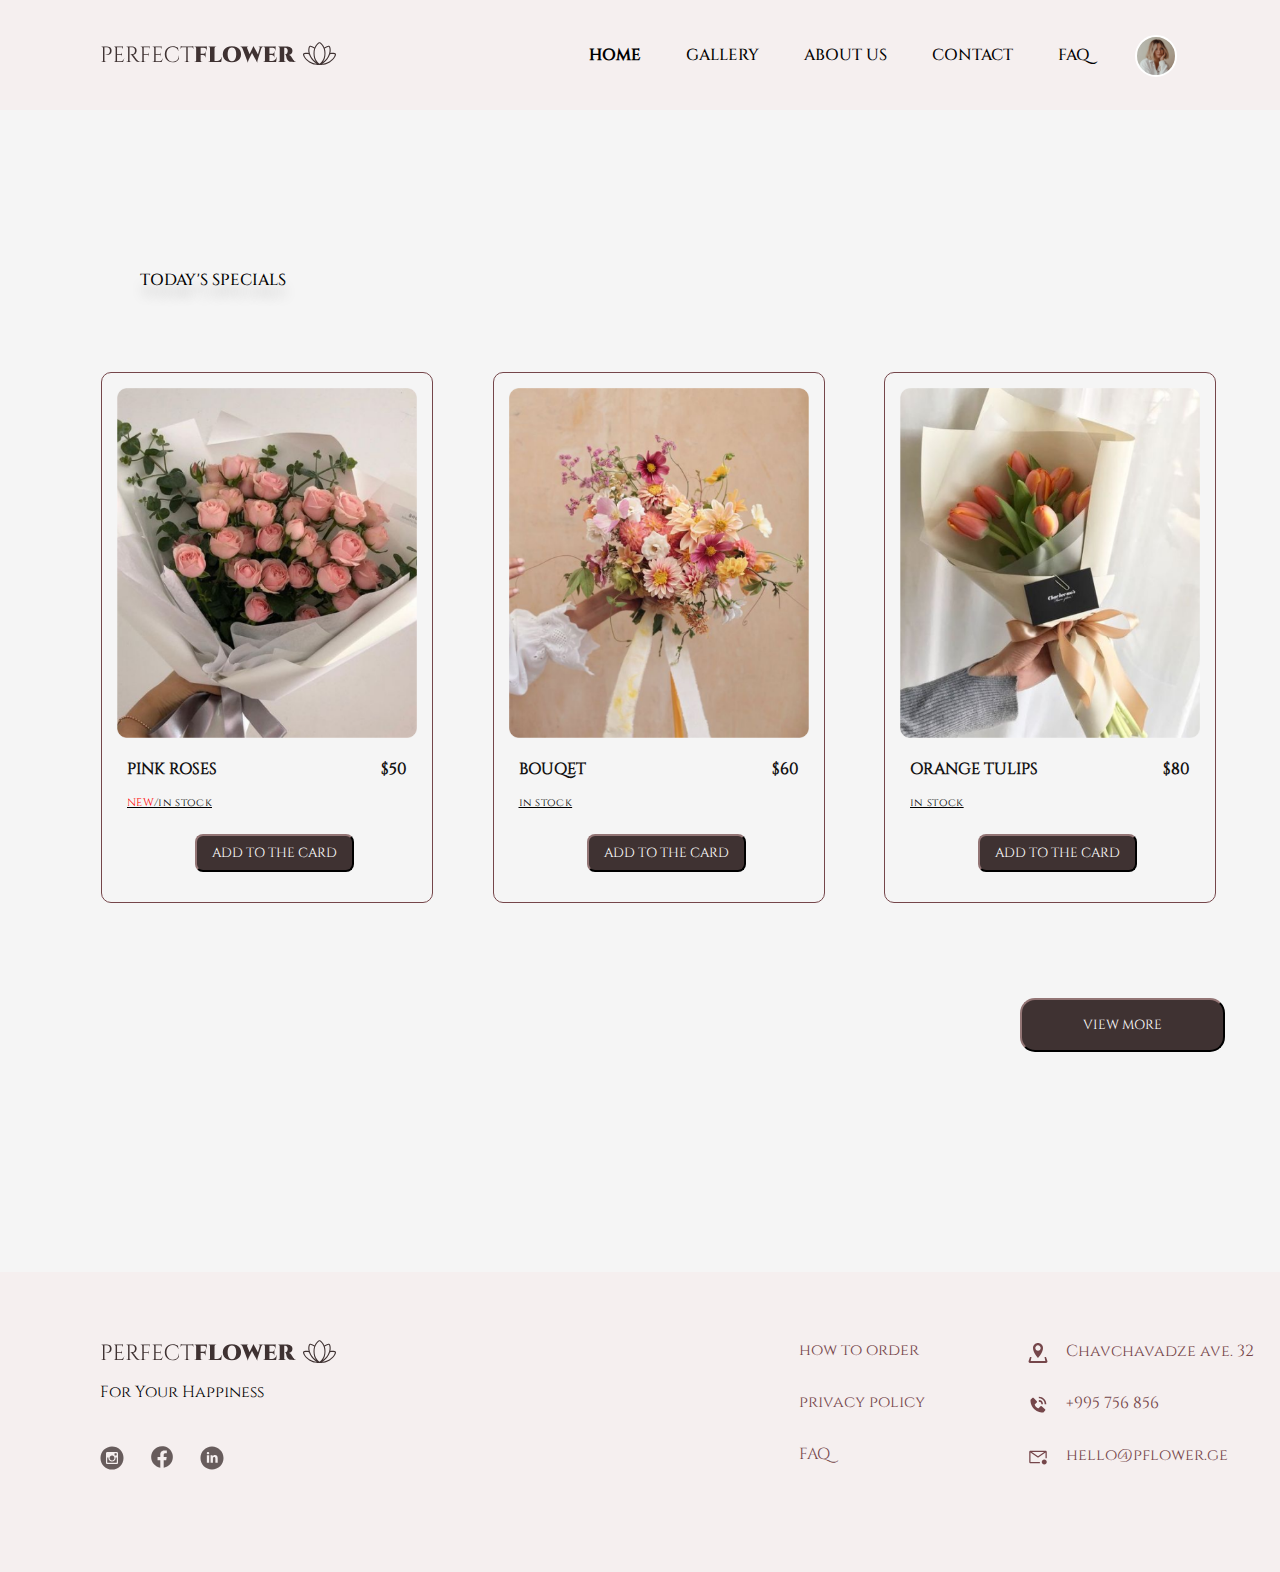
<file: index.html>
<!DOCTYPE html>
<html lang="en">
   <head>
      <meta charset="UTF-8">
      <meta http-equiv="X-UA-Compatible" content="IE=edge">
      <meta name="viewport" content="width=device-width, initial-scale=1.0">
      <link rel="stylesheet" href="static/css/reset.css">
      <link rel="stylesheet" href="static/css/style.css">
      <title>Home</title>
   </head>
   <body>
      <header>
         <nav>
            <div class="logo">
               <a href="index.html">
               <img src="static/img/logo/LOGO.svg" alt="logo">
               </a>
            </div>
            <div class="navigation">
               <ul class="nav-link">
                  <li >
                     <a class="active" href="index.html">
                     Home 
                     </a>  
                  </li>
                  <li>
                     <a href="gallery.html">
                     Gallery
                     </a>
                  </li>
                  <li>
                     <a href="about.html">
                     About us
                     </a>
                  </li>
                  <li>
                     <a href="contact.html">
                     Contact
                     </a>
                  </li>
                  <li>
                     <a href="FAQ.html">
                     FAQ
                     </a>
                  </li>
               </ul>
               <div>
                  <a href="#">
                  <img src="static/img/image/user-pic.svg" alt="user-pic">
                  </a>
               </div>
            </div>
         </nav>
      </header>
      <main>
         <div class="home-title">
            <h2 >
            TODAY'S SPECIALS
            </h2>
         </div>
         <div class="container">
            <div class="home-div">
               <div class="gray-div">
                  <img class="home-img" src="static/img/image/image 5.png" alt="flower">
                  <div class="display-flex">
                     <h4>
                     PINK ROSES
                     </h4>
                     <p>
                        $50
                     </p>
                  </div>
                  <p class="stock">
                     <span class="new">NEW</span>/in stock
                  </p>
                  <button class="home-button">
                     ADD TO THE CARD
                  </button>
                  </div>
               </div>
            <div class="home-div">
               <div class="gray-div">
                  <img class="home-img" src="static/img/image/image 3.png" alt="flower">
                  <div class="display-flex">
                     <h4 >
                        BOUQET
                     </h4>
                     <p>
                        $60
                     </p>
                  </div>
                  <p class="stock">
                     in stock
                  </p>
                  <button class="home-button">
                     ADD TO THE CARD
                  </button>
               </div>
               
            </div>
            <div class="home-div">
               <div class="gray-div">
                  <img class="home-img" src="static/img/image/image 4.png" alt="flower">
                  <div class="display-flex">
                     <h4 >
                        ORANGE TULIPS
                     </h4>
                     <p>
                        $80
                     </p>
                  </div>
                  <p class="stock">
                     in stock
                  </p>
                  <button class="home-button">
                     ADD TO THE CARD
                  </button>
               </div> 
            </div>
         </div>
         <div>
            <a href="gallery.html">
               <button class="bottom-button">
                  VIEW MORE
               </button>
            </a>
         </div>
      </main>
      <footer class="footer">
         <div class="row">
            <div class="footer-col-1">
                <a href="index.html">
                        <img src="static/img/logo/LOGO.svg" alt="logo">
                </a>
                <h3 class="col-1-title">
                    For Your Happiness
                </h3>
                <ul class="soc-med-icons">
                    <li>
                        <a href="#">
                            <img src="static/img/icon/insta-icon.svg" alt="instagram-icon">
                        </a>
                    </li>
                    <li>
                        <a href="#">
                            <img src="static/img/icon/fb-icon.svg" alt="fb-icon">
                        </a>
                    </li>
                    <li>
                        <a href="#">
                            <img src="static/img/icon/ln-icon.svg" alt="linkedin-icon">
                        </a>
                    </li>
                </ul>
            </div>
            <div class="footer-col-2">
                <ul>
                    <li>
                        <a href="#">
                            how to order
                        </a>
                    </li>
                    <li>
                        <a href="#">
                            privacy policy
                        </a>
                    </li>
                    <li>
                        <a href="FAQ.html">
                            FAQ
                        </a>
                    </li>
                </ul>
            </div>
            <div class="footer-col-3">
               <ul>
                  <li>
                        <img src="static/img/icon/location-icon.svg" alt="location-icon">
                  </li>
                  <li>
                        <img src="static/img/icon/phone-icon.svg" alt="phone-icon">
                  </li>
                  <li>
                     <a href="#">
                        <img src="static/img/icon/email-icon.svg" alt="email-icon">
                     </a>
                  </li>
               </ul>
            </div>
            <div class="footer-col-4">
               <ul>
                  <li>
                    Chavchavadze ave. 32
                  </li>
                  <li>
                    +995 756 856
                  </li>
                  <li>
                    hello@pflower.ge
                  </li>
               </ul>
            </div>
         </div>
      </footer>

      <script src="script.js"></script>
   </body>
</html>
</file>
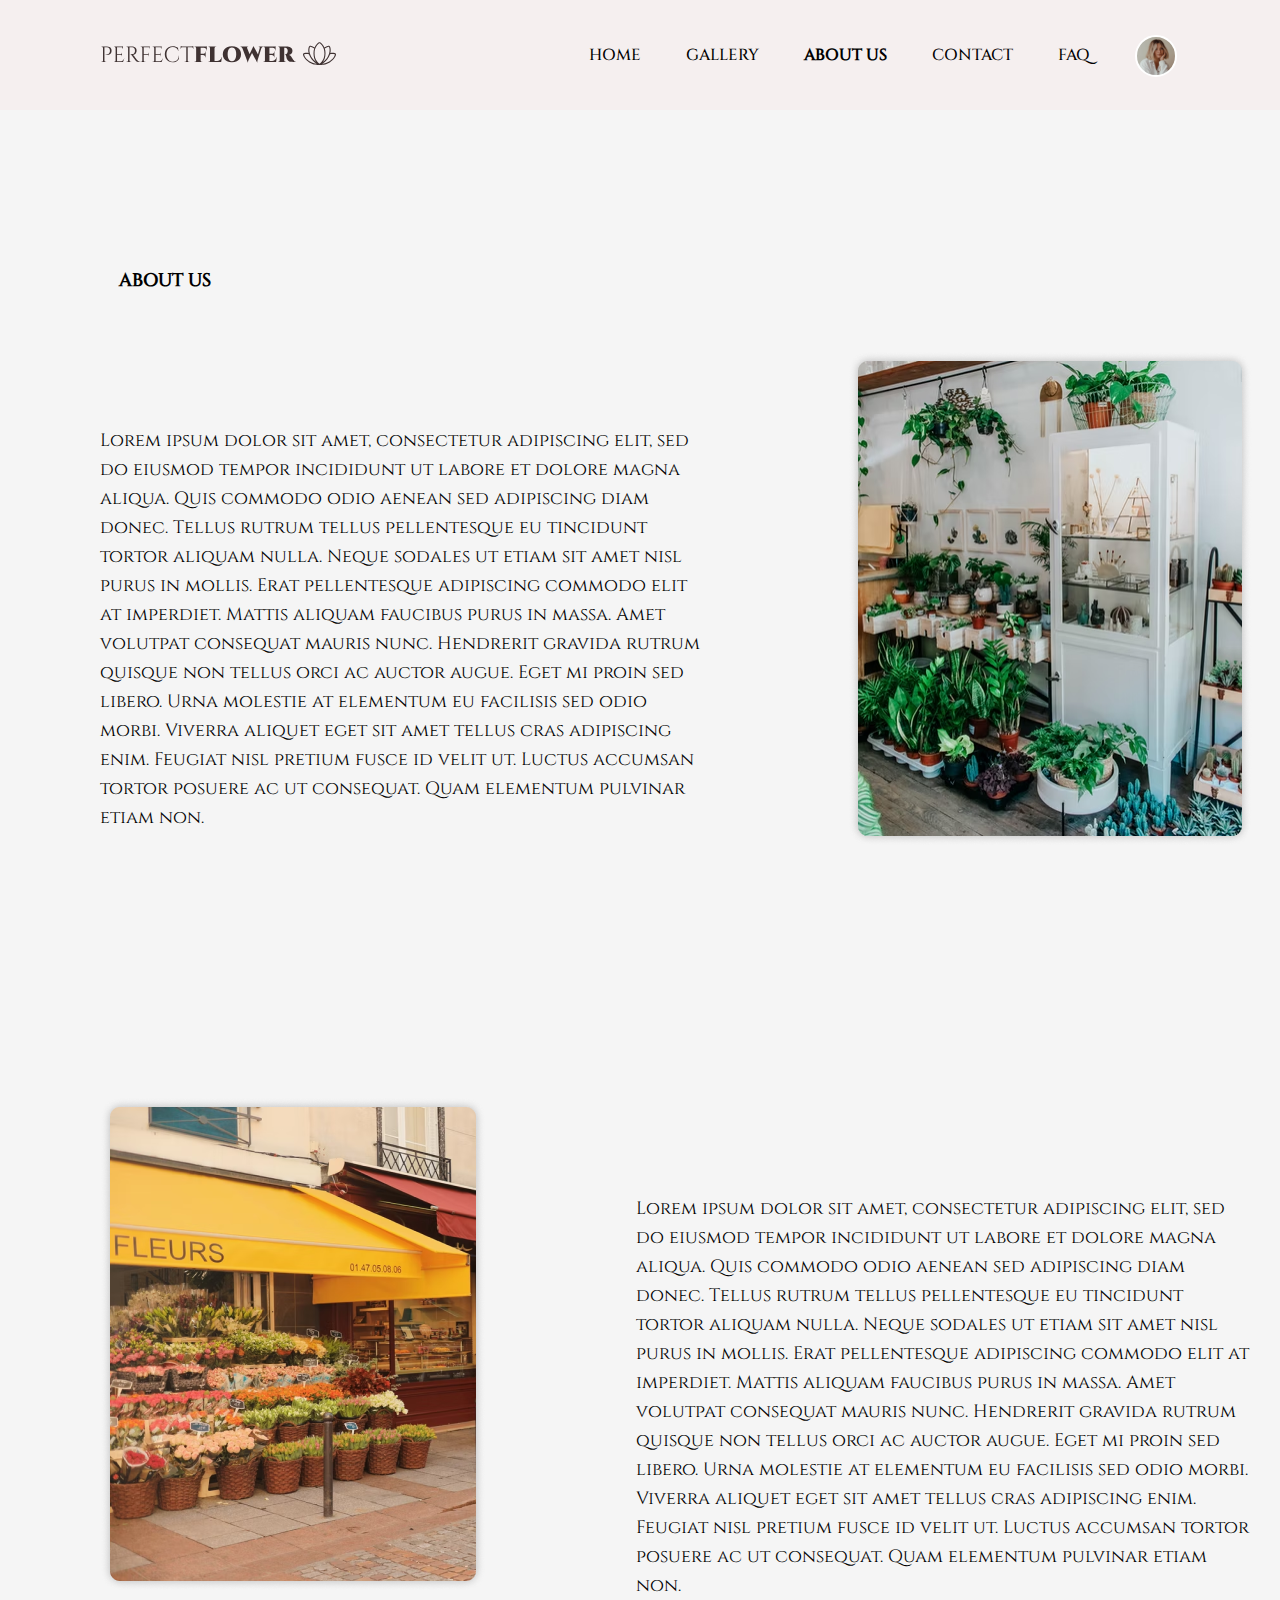
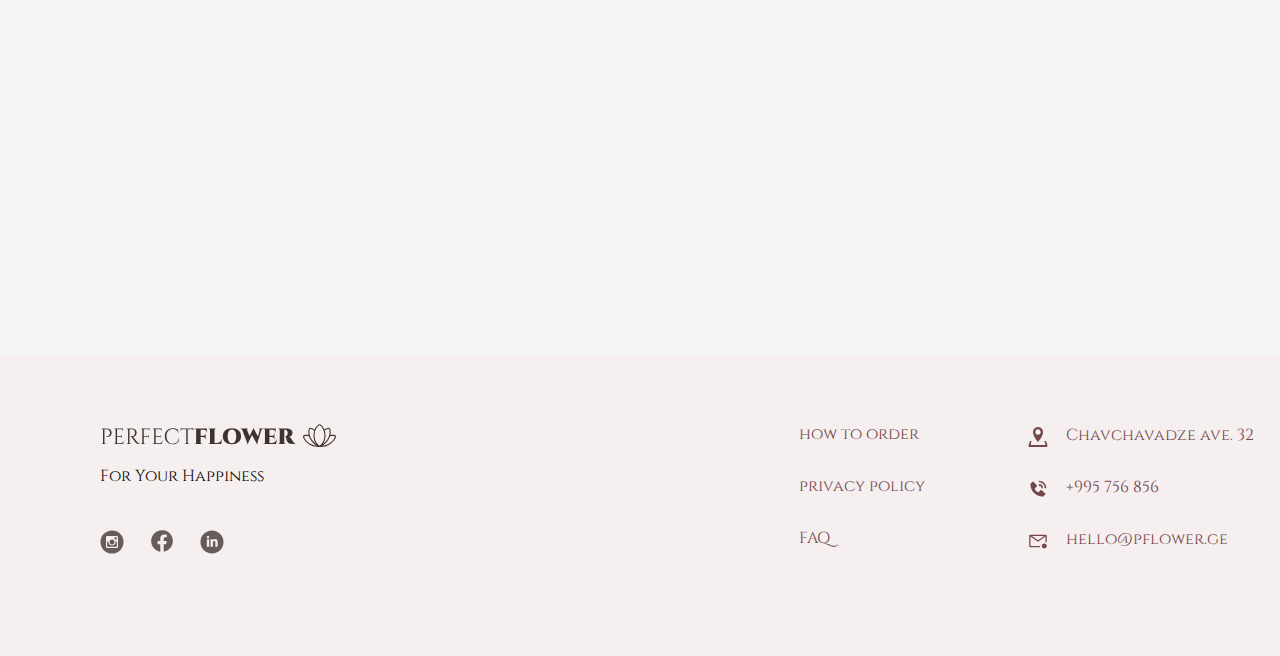
<file: about.html>
<!DOCTYPE html>
<html lang="en">
   <head>
      <meta charset="UTF-8">
      <meta http-equiv="X-UA-Compatible" content="IE=edge">
      <meta name="viewport" content="width=device-width, initial-scale=1.0">
      <link rel="stylesheet" href="static/css/reset.css">
      <link rel="stylesheet" href="static/css/style.css">
      <title>Home</title>
   </head>
   <body>
      <header>
         <nav>
            <div class="logo">
               <a href="index.html">
               <img src="static/img/logo/LOGO.svg" alt="logo">
               </a>
            </div>
            <div class="navigation">
               <ul class="nav-link">
                  <li >
                     <a  href="index.html">
                     Home 
                     </a>  
                  </li>
                  <li>
                     <a href="gallery.html">
                     Gallery
                     </a>
                  </li>
                  <li>
                     <a class="active" href="about.html">
                     About us
                     </a>
                  </li>
                  <li>
                     <a href="contact.html">
                     Contact
                     </a>
                  </li>
                  <li>
                     <a href="FAQ.html">
                     FAQ
                     </a>
                  </li>
               </ul>
               <div>
                  <a href="#">
                  <img src="static/img/image/user-pic.svg" alt="user-pic">
                  </a>
               </div>
            </div>
         </nav>
      </header>
      <main>
         <div>
            <h2 class="about-title">
               ABOUT US
            </h2>
         </div>
         <div class="container-3">
            <div class="about-flex">
               <div class="about-text">
               <p>
                  Lorem ipsum dolor sit amet, consectetur 
                  adipiscing elit, sed do eiusmod tempor 
                  incididunt ut labore et dolore magna aliqua. 
                  Quis commodo odio aenean sed adipiscing diam 
                  donec. Tellus rutrum tellus pellentesque eu 
                  tincidunt tortor aliquam nulla. Neque sodales 
                  ut etiam sit amet nisl purus in mollis. Erat 
                  pellentesque adipiscing commodo elit at 
                  imperdiet. Mattis aliquam faucibus purus in 
                  massa. Amet volutpat consequat mauris nunc. 
                  Hendrerit gravida rutrum quisque non tellus 
                  orci ac auctor augue. Eget mi proin sed libero. 
                  Urna molestie at elementum eu facilisis sed odio 
                  morbi. Viverra aliquet eget sit amet tellus cras 
                  adipiscing enim. Feugiat nisl pretium fusce id 
                  velit ut. Luctus accumsan tortor posuere ac ut 
                  consequat. Quam elementum pulvinar etiam non.
               </p>
            </div>
            <div>
               <img src="static/img/image/image 30.png" alt="plants">
            </div>
         </div>
         <div class="about-flex">
            <div class="about-img">
               <img src="static/img/image/image 31.png" alt="plants">
            </div>
            <div class="about-text-2">
               <p>
                  Lorem ipsum dolor sit amet, consectetur 
                  adipiscing elit, sed do eiusmod tempor 
                  incididunt ut labore et dolore magna aliqua. 
                  Quis commodo odio aenean sed adipiscing diam 
                  donec. Tellus rutrum tellus pellentesque eu 
                  tincidunt tortor aliquam nulla. Neque sodales 
                  ut etiam sit amet nisl purus in mollis. Erat 
                  pellentesque adipiscing commodo elit at 
                  imperdiet. Mattis aliquam faucibus purus in 
                  massa. Amet volutpat consequat mauris nunc. 
                  Hendrerit gravida rutrum quisque non tellus 
                  orci ac auctor augue. Eget mi proin sed libero. 
                  Urna molestie at elementum eu facilisis sed odio 
                  morbi. Viverra aliquet eget sit amet tellus cras 
                  adipiscing enim. Feugiat nisl pretium fusce id 
                  velit ut. Luctus accumsan tortor posuere ac ut 
                  consequat. Quam elementum pulvinar etiam non.
               </p>
            </div>
         </div>
      </div>
      </main>
      <footer class="footer">
         <div class="row">
            <div class="footer-col-1">
                <a href="index.html">
                        <img src="static/img/logo/LOGO.svg" alt="logo">
                </a>
                <h3 class="col-1-title">
                    For Your Happiness
                </h3>
                <ul class="soc-med-icons">
                    <li>
                        <a href="#">
                            <img src="static/img/icon/insta-icon.svg" alt="instagram-icon">
                        </a>
                    </li>
                    <li>
                        <a href="#">
                            <img src="static/img/icon/fb-icon.svg" alt="fb-icon">
                        </a>
                    </li>
                    <li>
                        <a href="#">
                            <img src="static/img/icon/ln-icon.svg" alt="linkedin-icon">
                        </a>
                    </li>
                </ul>
            </div>
            <div class="footer-col-2">
                <ul>
                    <li>
                        <a href="#">
                            how to order
                        </a>
                    </li>
                    <li>
                        <a href="#">
                            privacy policy
                        </a>
                    </li>
                    <li>
                        <a href="FAQ.html">
                            FAQ
                        </a>
                    </li>
                </ul>
            </div>
            <div class="footer-col-3">
               <ul>
                  <li>
                        <img src="static/img/icon/location-icon.svg" alt="location-icon">
                  </li>
                  <li>
                        <img src="static/img/icon/phone-icon.svg" alt="phone-icon">
                  </li>
                  <li>
                     <a href="#">
                        <img src="static/img/icon/email-icon.svg" alt="email-icon">
                     </a>
                  </li>
               </ul>
            </div>
            <div class="footer-col-4">
               <ul>
                  <li>
                    Chavchavadze ave. 32
                  </li>
                  <li>
                    +995 756 856
                  </li>
                  <li>
                    hello@pflower.ge
                  </li>
               </ul>
            </div>
         </div>
      </footer>

      <script src="script.js"></script>
   </body>
</html>
</file>
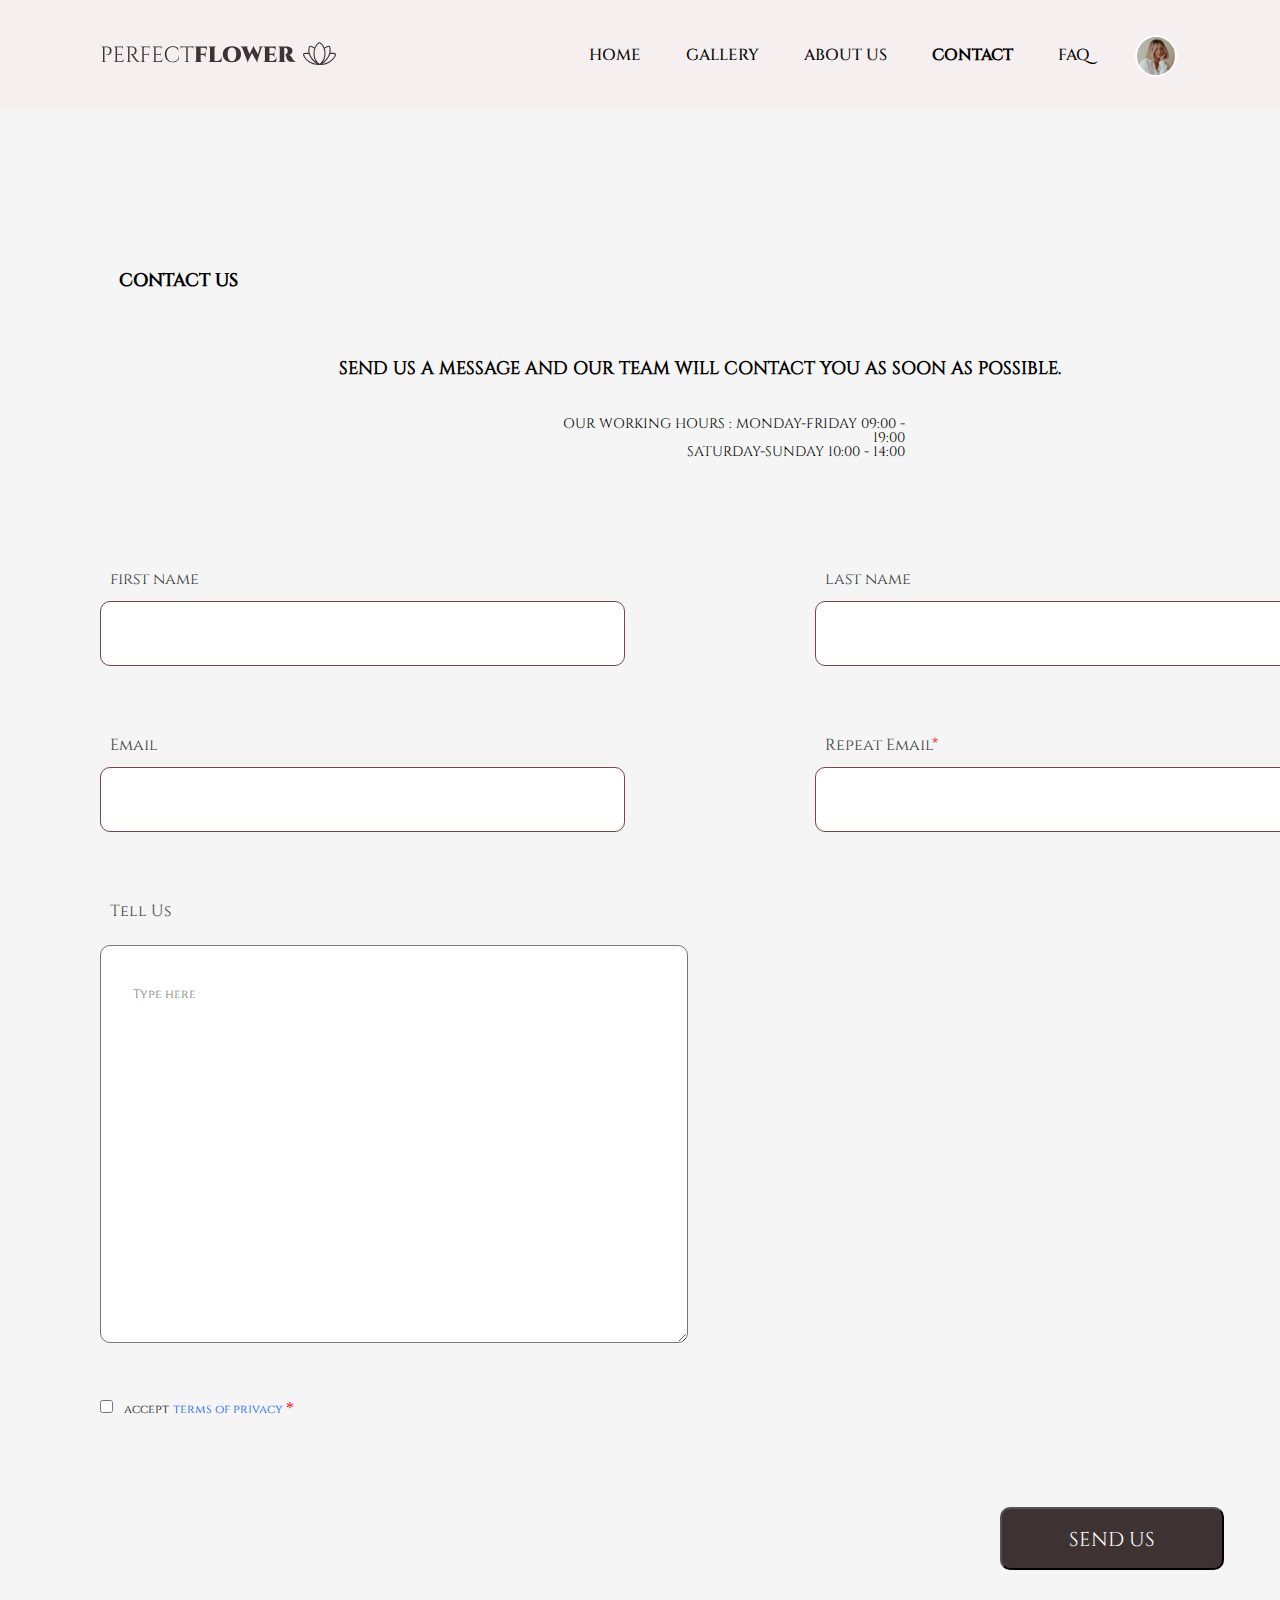
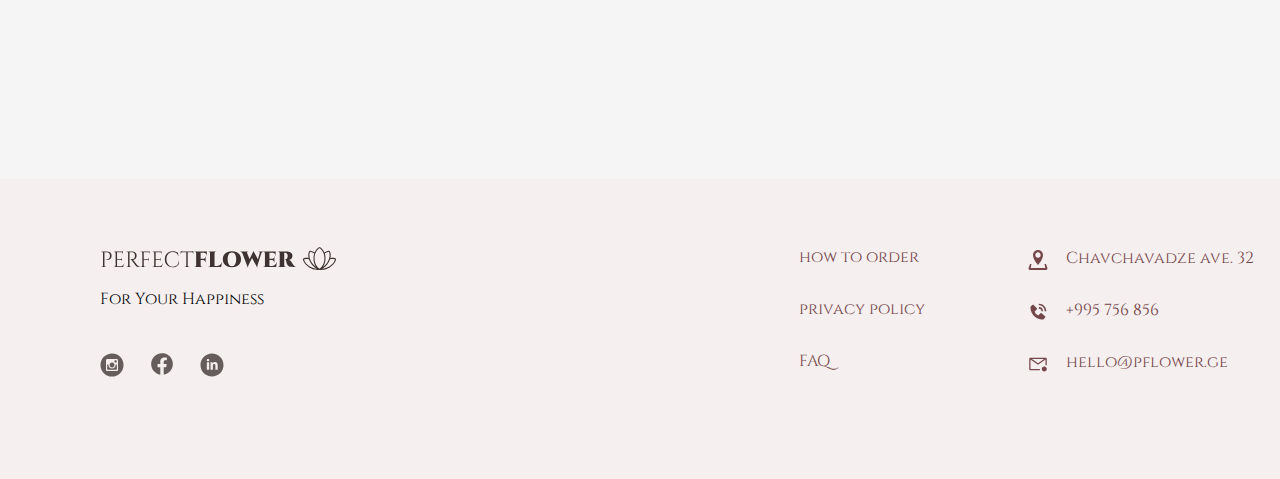
<file: contact.html>
<!DOCTYPE html>
<html lang="en">
   <head>
      <meta charset="UTF-8">
      <meta http-equiv="X-UA-Compatible" content="IE=edge">
      <meta name="viewport" content="width=device-width, initial-scale=1.0">
      <link rel="stylesheet" href="static/css/reset.css">
      <link rel="stylesheet" href="static/css/style.css">
      <title>Home</title>
   </head>
   <body>
      <header>
         <nav>
            <div class="logo">
               <a href="index.html">
               <img src="static/img/logo/LOGO.svg" alt="logo">
               </a>
            </div>
            <div class="navigation">
               <ul class="nav-link">
                  <li >
                     <a  href="index.html">
                     Home 
                     </a>  
                  </li>
                  <li>
                     <a href="gallery.html">
                     Gallery
                     </a>
                  </li>
                  <li>
                     <a href="about.html">
                     About us
                     </a>
                  </li>
                  <li>
                     <a class="active" href="contact.html">
                     Contact
                     </a>
                  </li>
                  <li>
                     <a href="FAQ.html">
                     FAQ
                     </a>
                  </li>
               </ul>
               <div>
                  <a href="#">
                  <img src="static/img/image/user-pic.svg" alt="user-pic">
                  </a>
               </div>
            </div>
         </nav>
      </header>

      <main>
         <div>
            <h2 class="contact-title">
               Contact us
            </h2>
         </div>
         <div class="contact-div-1">
            <p class="contact-title-2">
               SEND US A MESSAGE AND 
               OUR TEAM WILL CONTACT YOU AS SOON AS POSSIBLE. 
            </p>
            <div class="contact-working-hours">
               <p>
               OUR WORKING HOURS : MONDAY-FRIDAY 09:00 - 19:00
               </p>
               <p> 
                  SATURDAY-SUNDAY 10:00 - 14:00
               </p>
            </div>
         </div>
         <div class="contact-div-inputs">
            <div class="contact-flex">
               <div class="input-div-1">
                  <label class="contact-input-title"  for="first-name">first name</label>
                  <input class="input-1" type="text">
               </div>
               <div class="input-div-1">
                  <label class="contact-input-title" for="last-name">last name</label>
                  <input class="input-2" type="text"> 
               </div>
            </div>
            <div class="contact-flex">
               <div class="input-div-1">
                  <label class="contact-input-title"  for="email">Email</label>
                  <input class="input-1" type="email" id="email">
               </div>
               <div class="input-div-1">
                  <label class="contact-input-title"  for="email">Repeat Email<span class="star">*</span></label>
                  <input class="input-2" type="text" id="email"> 
               </div>
            </div>
            <div class="contact-flex">
               <div class="textarea-div-1">
                  <label class="contact-textarea-title" for="text">Tell Us</label>
                  <textarea class="textarea" name="text" cols="30" rows="10" placeholder="Type here"></textarea>
               </div>
               <div>
                  <p class="contact-map">
                     <iframe src="https://www.google.com/maps/embed?pb=!1m18!1m12!1m3!1d2978.4450458368037!2d44.756455314976016!3d41.71091448383982!2m3!1f0!2f0!3f0!3m2!1i1024!2i768!4f13.1!3m3!1m2!1s0x40447332355abe2f%3A0x6cbb9dc3fcb3b194!2sIlia%20Chavchavadze%20Avenue%2C%20T&#39;bilisi!5e0!3m2!1sen!2sge!4v1659131491794!5m2!1sen!2sge" width="588" height="398" style="border:0;" allowfullscreen="" loading="lazy" referrerpolicy="no-referrer-when-downgrade"></iframe>
                  </p>
               </div>
            </div>
            <div class="checkbox-flex">
               <div>
                  <input class="checkbox" type="checkbox">
               </div>
               <div class="contact-bottom">
                  <span class="accept">accept</span> <span class="privacy">
                     terms of privacy 
                  </span> <span class="star">*</span>
               </div>
            </div>
            <div>
               <button class="contact-button" name="button">SEND US</button>
            </div>
         </div>
      </main>
      
      <footer class="footer">
         <div class="row">
            <div class="footer-col-1">
                <a href="index.html">
                        <img src="static/img/logo/LOGO.svg" alt="logo">
                </a>
                <h3 class="col-1-title">
                    For Your Happiness
                </h3>
                <ul class="soc-med-icons">
                    <li>
                        <a href="#">
                            <img src="static/img/icon/insta-icon.svg" alt="instagram-icon">
                        </a>
                    </li>
                    <li>
                        <a href="#">
                            <img src="static/img/icon/fb-icon.svg" alt="fb-icon">
                        </a>
                    </li>
                    <li>
                        <a href="#">
                            <img src="static/img/icon/ln-icon.svg" alt="linkedin-icon">
                        </a>
                    </li>
                </ul>
            </div>
            <div class="footer-col-2">
                <ul>
                    <li>
                        <a href="#">
                            how to order
                        </a>
                    </li>
                    <li>
                        <a href="#">
                            privacy policy
                        </a>
                    </li>
                    <li>
                        <a href="FAQ.html">
                            FAQ
                        </a>
                    </li>
                </ul>
            </div>
            <div class="footer-col-3">
               <ul>
                  <li>
                        <img src="static/img/icon/location-icon.svg" alt="location-icon">
                  </li>
                  <li>
                        <img src="static/img/icon/phone-icon.svg" alt="phone-icon">
                  </li>
                  <li>
                     <a href="#">
                        <img src="static/img/icon/email-icon.svg" alt="email-icon">
                     </a>
                  </li>
               </ul>
            </div>
            <div class="footer-col-4">
               <ul>
                  <li>
                    Chavchavadze ave. 32
                  </li>
                  <li>
                    +995 756 856
                  </li>
                  <li>
                    hello@pflower.ge
                  </li>
               </ul>
            </div>
         </div>
      </footer>

      <script src="script.js"></script>
   </body>
</html>
</file>
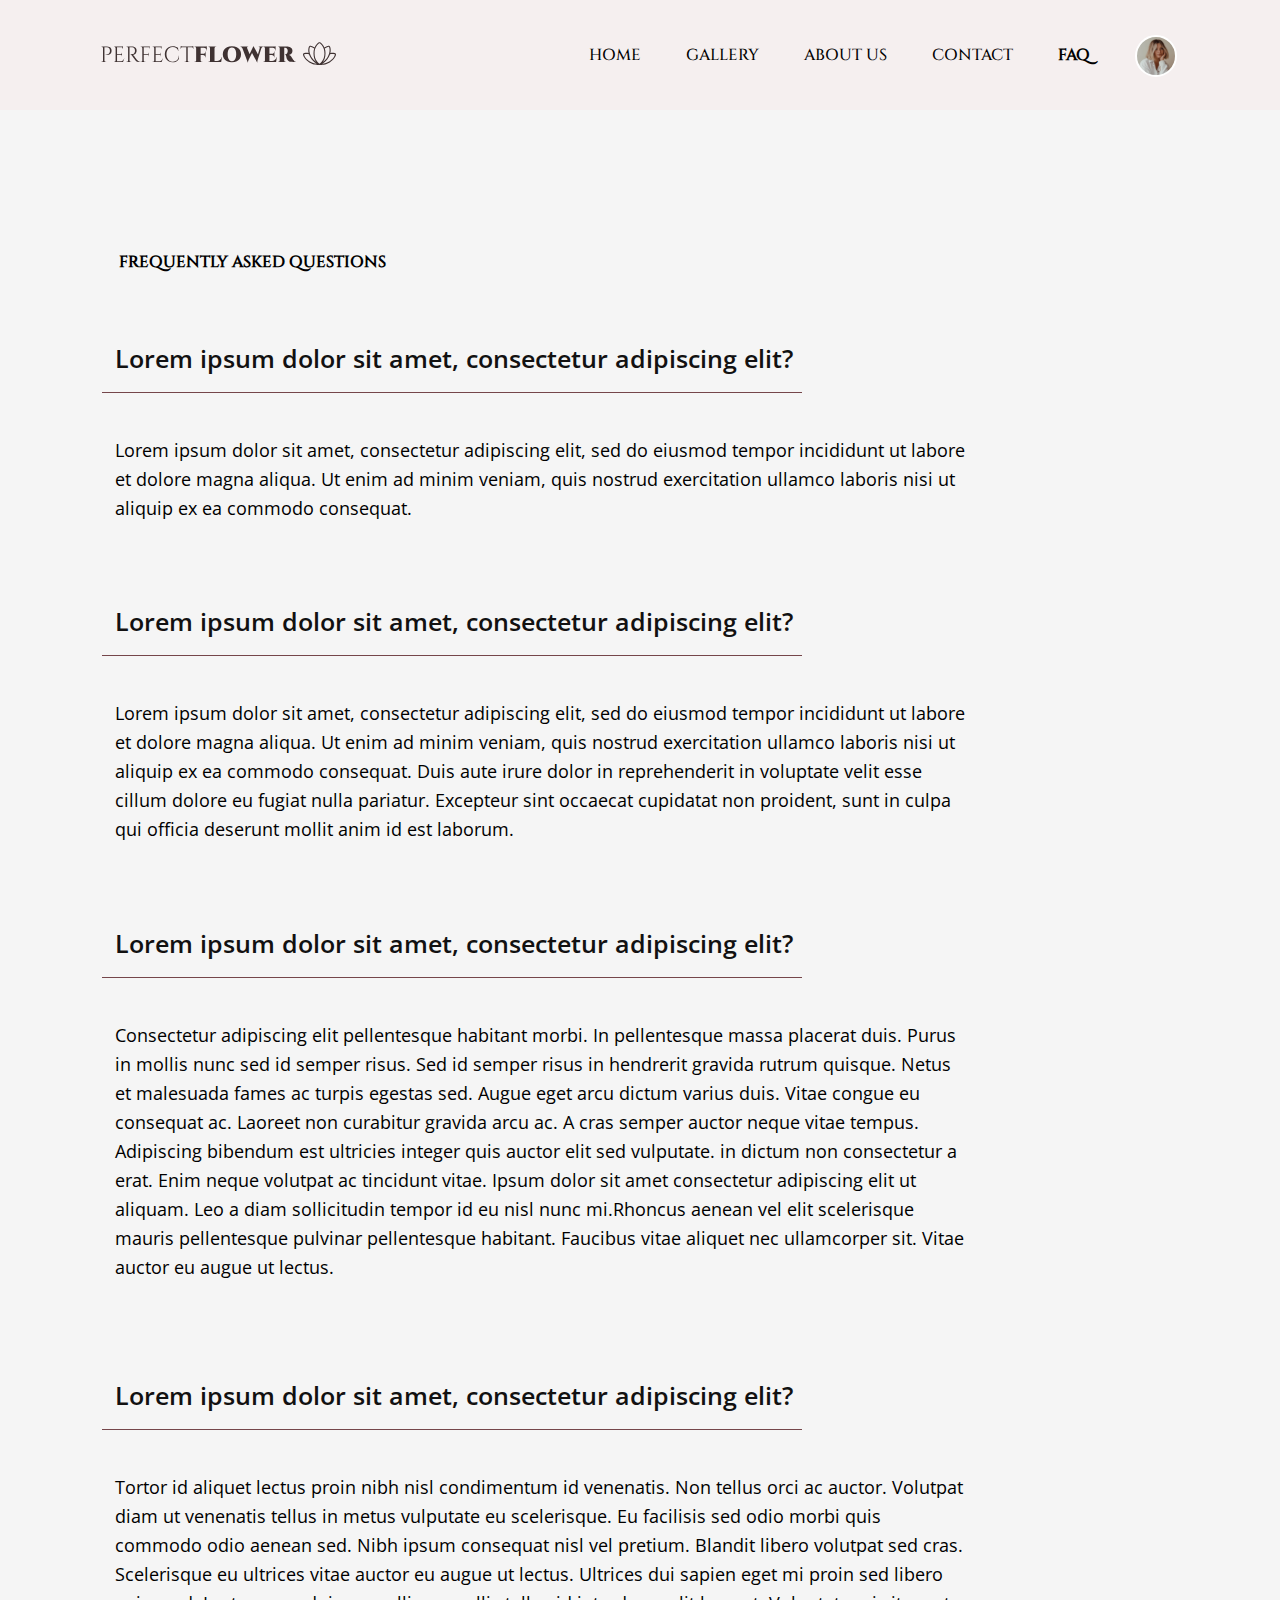
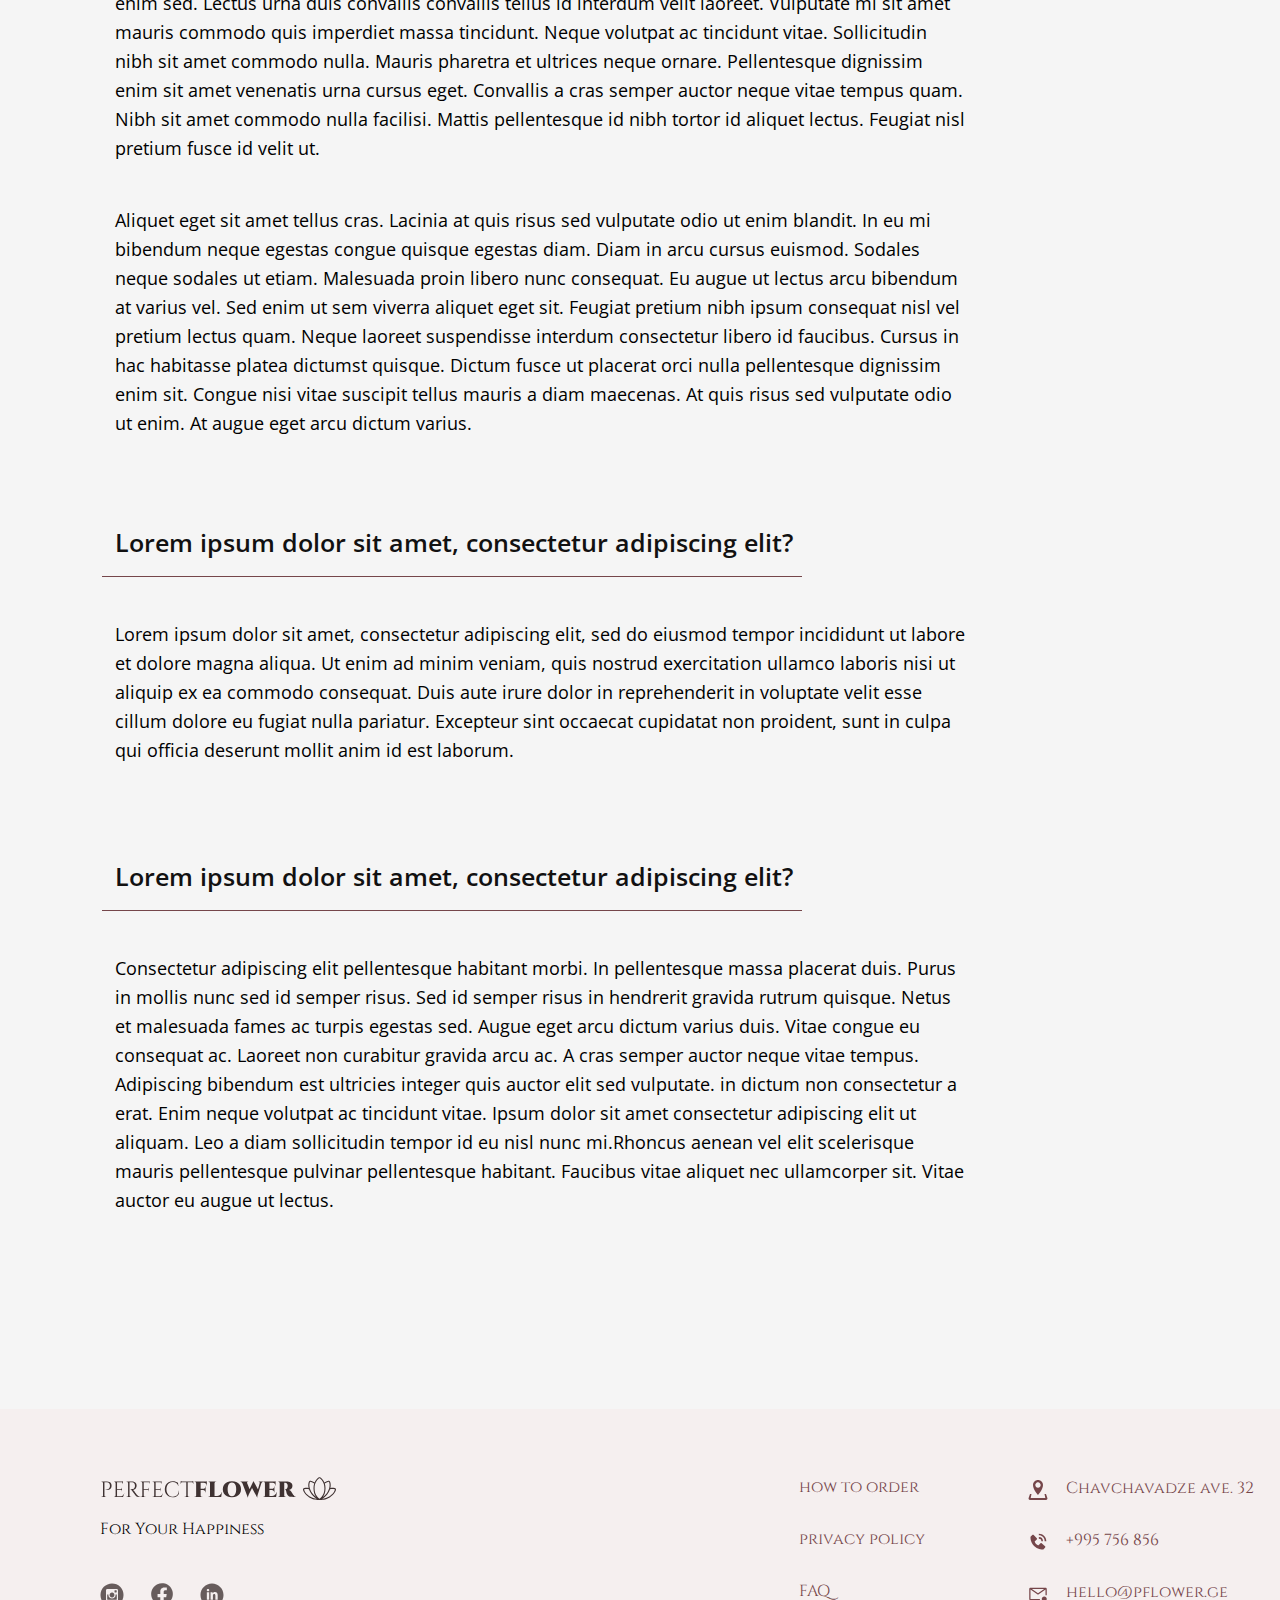
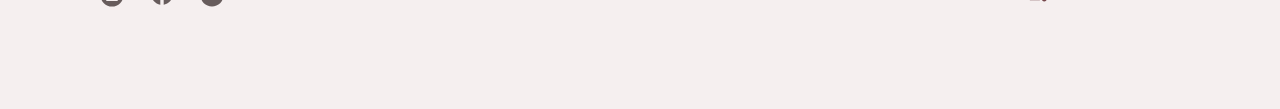
<file: FAQ.html>
<!DOCTYPE html>
<html lang="en">
   <head>
      <meta charset="UTF-8">
      <meta http-equiv="X-UA-Compatible" content="IE=edge">
      <meta name="viewport" content="width=device-width, initial-scale=1.0">
      <link rel="stylesheet" href="static/css/reset.css">
      <link rel="stylesheet" href="static/css/style.css">
      <title>Home</title>
   </head>
   <body>
      <header>
         <nav>
            <div class="logo">
               <a href="index.html">
               <img src="static/img/logo/LOGO.svg" alt="logo">
               </a>
            </div>
            <div class="navigation">
               <ul class="nav-link">
                  <li >
                     <a  href="index.html">
                     Home 
                     </a>  
                  </li>
                  <li>
                     <a href="gallery.html">
                     Gallery
                     </a>
                  </li>
                  <li>
                     <a href="about.html">
                     About us
                     </a>
                  </li>
                  <li>
                     <a href="contact.html">
                     Contact
                     </a>
                  </li>
                  <li>
                     <a class="active" href="FAQ.html">
                     FAQ
                     </a>
                  </li>
               </ul>
               <div>
                  <a href="#">
                  <img src="static/img/image/user-pic.svg" alt="user-pic">
                  </a>
               </div>
            </div>
         </nav>
      </header>
      <main>
            <div>
               <h2 class="faq-title">
                  FREQUENTLY ASKED QUESTIONS
               </h2>
            </div>
            <div class="container-2">
               <div class="faq-div-1">
                  <h2 class="faq-title-2">
                     Lorem ipsum dolor sit amet, consectetur adipiscing elit?
                  </h2>
                  <p class="faq-text">
                     Lorem ipsum dolor sit amet, consectetur
                     adipiscing elit, sed do eiusmod tempor incididunt
                     ut labore et dolore magna aliqua. Ut enim ad
                     minim veniam, quis nostrud exercitation ullamco 
                     laboris nisi ut aliquip ex ea commodo consequat. 
                  </p>
               </div>
               <div class="faq-div-2">
                  <h2 class="faq-title-2">
                     Lorem ipsum dolor sit amet, consectetur adipiscing elit?
                  </h2>
                  <p class="faq-text">
                     Lorem ipsum dolor sit amet, consectetur 
                     adipiscing elit, sed do eiusmod tempor 
                     incididunt ut labore et dolore magna aliqua.
                     Ut enim ad minim veniam, quis nostrud 
                     exercitation ullamco laboris nisi ut aliquip 
                     ex ea commodo consequat. Duis aute irure dolor
                     in reprehenderit in voluptate velit esse cillum
                     dolore eu fugiat nulla pariatur. Excepteur sint 
                     occaecat cupidatat non proident, sunt in culpa qui 
                     officia deserunt mollit anim id est laborum.
                  </p>
               </div>
               <div class="faq-div-3">
                  <h2 class="faq-title-2">
                     Lorem ipsum dolor sit amet, consectetur adipiscing elit?
                  </h2>
                  <p class="faq-text">
                     Consectetur adipiscing elit pellentesque habitant
                     morbi. In pellentesque massa placerat duis. 
                     Purus in mollis nunc sed id semper risus. 
                     Sed id semper risus in hendrerit gravida rutrum 
                     quisque. Netus et malesuada fames ac turpis 
                     egestas sed. Augue eget arcu dictum varius duis. 
                     Vitae congue eu consequat ac. Laoreet non 
                     curabitur gravida arcu ac. A cras semper auctor 
                     neque vitae tempus. Adipiscing bibendum est 
                     ultricies integer quis auctor elit sed vulputate. 
                     in dictum non consectetur a erat. Enim neque 
                     volutpat ac tincidunt vitae. Ipsum dolor sit 
                     amet consectetur adipiscing elit ut aliquam. 
                     Leo a diam sollicitudin tempor id eu nisl nunc 
                     mi.Rhoncus aenean vel elit scelerisque mauris 
                     pellentesque pulvinar pellentesque habitant. 
                     Faucibus vitae aliquet nec ullamcorper sit. 
                     Vitae auctor eu augue ut lectus. 
                  </p>
               </div>
               <div class="faq-div-4">
                  <h2 class="faq-title-2">
                     Lorem ipsum dolor sit amet, consectetur adipiscing elit?
                  </h2>
                  <p class="faq-text">
                     Tortor id aliquet lectus proin nibh nisl 
                     condimentum id venenatis. Non tellus orci ac 
                     auctor. Volutpat diam ut venenatis tellus in 
                     metus vulputate eu scelerisque. Eu facilisis 
                     sed odio morbi quis commodo odio aenean sed. 
                     Nibh ipsum consequat nisl vel pretium. Blandit 
                     libero volutpat sed cras. Scelerisque eu ultrices 
                     vitae auctor eu augue ut lectus. Ultrices dui 
                     sapien eget mi proin sed libero enim sed. Lectus 
                     urna duis convallis convallis tellus id interdum 
                     velit laoreet. Vulputate mi sit amet mauris commodo 
                     quis imperdiet massa tincidunt. Neque volutpat ac 
                     tincidunt vitae. Sollicitudin nibh sit amet 
                     commodo nulla. Mauris pharetra et ultrices neque 
                     ornare. Pellentesque dignissim enim sit amet 
                     venenatis urna cursus eget. Convallis a cras 
                     semper auctor neque vitae tempus quam. Nibh sit 
                     amet commodo nulla facilisi. Mattis pellentesque 
                     id nibh tortor id aliquet lectus. Feugiat nisl 
                     pretium fusce id velit ut.
                  </p>
                     <p class="faq-text">
                        Aliquet eget sit amet tellus cras. Lacinia 
                        at quis risus sed vulputate odio ut enim blandit. 
                        In eu mi bibendum neque egestas congue quisque 
                        egestas diam. Diam in arcu cursus euismod. 
                        Sodales neque sodales ut etiam. Malesuada proin 
                        libero nunc consequat. Eu augue ut lectus arcu 
                        bibendum at varius vel. Sed enim ut sem viverra 
                        aliquet eget sit. Feugiat pretium nibh ipsum 
                        consequat nisl vel pretium lectus quam. Neque 
                        laoreet suspendisse interdum consectetur libero 
                        id faucibus. Cursus in hac habitasse platea 
                        dictumst quisque. Dictum fusce ut placerat orci 
                        nulla pellentesque dignissim enim sit. Congue 
                        nisi vitae suscipit tellus mauris a diam maecenas. 
                        At quis risus sed vulputate odio ut enim. At augue 
                        eget arcu dictum varius. 
                     </p>
                  
               </div>
               <div class="faq-div-5">
                  <h2 class="faq-title-2">
                     Lorem ipsum dolor sit amet, consectetur adipiscing elit?
                  </h2>
                  <p class="faq-text">
                     Lorem ipsum dolor sit amet, consectetur adipiscing 
                     elit, sed do eiusmod tempor incididunt ut labore 
                     et dolore magna aliqua. Ut enim ad minim veniam, 
                     quis nostrud exercitation ullamco laboris nisi ut 
                     aliquip ex ea commodo consequat. Duis aute irure 
                     dolor in reprehenderit in voluptate velit esse 
                     cillum dolore eu fugiat nulla pariatur. Excepteur 
                     sint occaecat cupidatat non proident, sunt in 
                     culpa qui officia deserunt mollit anim id est 
                     laborum.
                  </p>
               </div>
               <div class="faq-div-6">
                  <h2 class="faq-title-2">
                     Lorem ipsum dolor sit amet, consectetur adipiscing elit?
                  </h2>
                  <p class="faq-text">
                     Consectetur adipiscing elit pellentesque 
                     habitant morbi. In pellentesque massa placerat 
                     duis. Purus in mollis nunc sed id semper risus. 
                     Sed id semper risus in hendrerit gravida rutrum 
                     quisque. Netus et malesuada fames ac turpis 
                     egestas sed. Augue eget arcu dictum varius duis. 
                     Vitae congue eu consequat ac. Laoreet non 
                     curabitur gravida arcu ac. A cras semper auctor 
                     neque vitae tempus. Adipiscing bibendum est 
                     ultricies integer quis auctor elit sed vulputate. 
                     in dictum non consectetur a erat. Enim neque 
                     volutpat ac tincidunt vitae. Ipsum dolor sit 
                     amet consectetur adipiscing elit ut aliquam. 
                     Leo a diam sollicitudin tempor id eu nisl nunc 
                     mi.Rhoncus aenean vel elit scelerisque mauris 
                     pellentesque pulvinar pellentesque habitant. 
                     Faucibus vitae aliquet nec ullamcorper sit. 
                     Vitae auctor eu augue ut lectus.
                  </p>
               </div>
         </div>

      </main>
      <footer class="footer">
         <div class="row">
            <div class="footer-col-1">
                <a href="index.html">
                        <img src="static/img/logo/LOGO.svg" alt="logo">
                </a>
                <h3 class="col-1-title">
                    For Your Happiness
                </h3>
                <ul class="soc-med-icons">
                    <li>
                        <a href="#">
                            <img src="static/img/icon/insta-icon.svg" alt="instagram-icon">
                        </a>
                    </li>
                    <li>
                        <a href="#">
                            <img src="static/img/icon/fb-icon.svg" alt="fb-icon">
                        </a>
                    </li>
                    <li>
                        <a href="#">
                            <img src="static/img/icon/ln-icon.svg" alt="linkedin-icon">
                        </a>
                    </li>
                </ul>
            </div>
            <div class="footer-col-2">
                <ul>
                    <li>
                        <a href="#">
                            how to order
                        </a>
                    </li>
                    <li>
                        <a href="#">
                            privacy policy
                        </a>
                    </li>
                    <li>
                        <a href="FAQ.html">
                            FAQ
                        </a>
                    </li>
                </ul>
            </div>
            <div class="footer-col-3">
               <ul>
                  <li>
                        <img src="static/img/icon/location-icon.svg" alt="location-icon">
                  </li>
                  <li>
                        <img src="static/img/icon/phone-icon.svg" alt="phone-icon">
                  </li>
                  <li>
                     <a href="#">
                        <img src="static/img/icon/email-icon.svg" alt="email-icon">
                     </a>
                  </li>
               </ul>
            </div>
            <div class="footer-col-4">
               <ul>
                  <li>
                    Chavchavadze ave. 32
                  </li>
                  <li>
                    +995 756 856
                  </li>
                  <li>
                    hello@pflower.ge
                  </li>
               </ul>
            </div>
         </div>
      </footer>

      <script src="script.js"></script>
   </body>
</html>
</file>
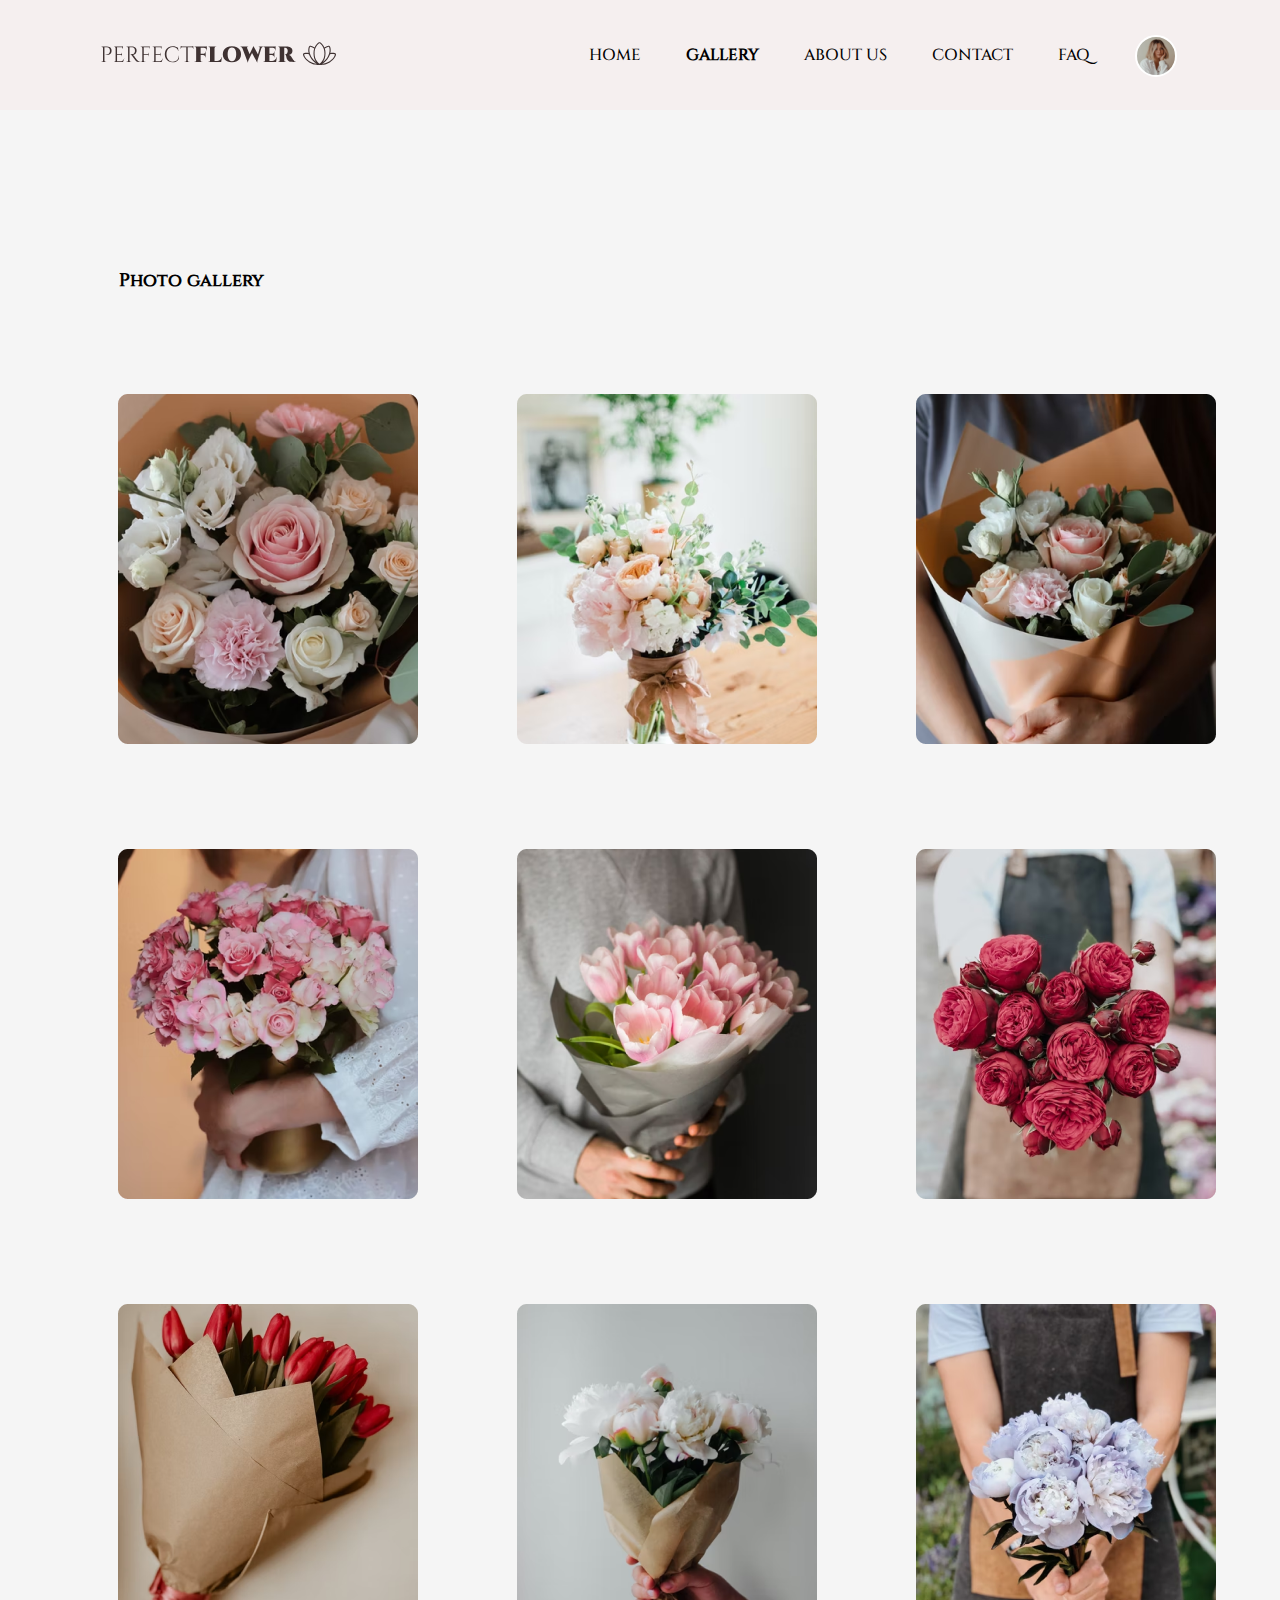
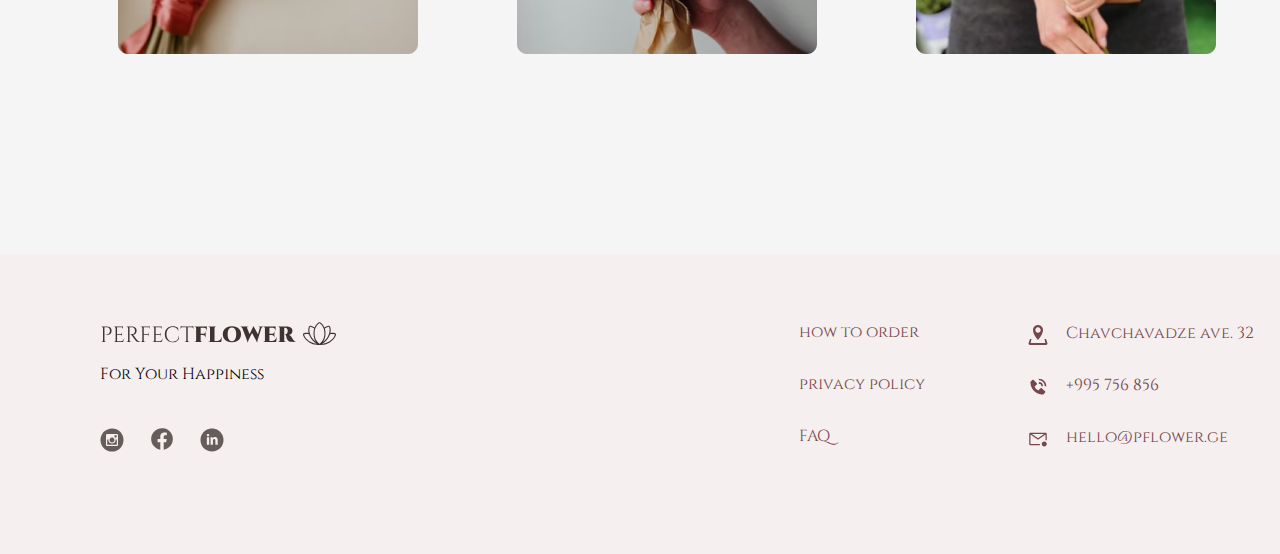
<file: gallery.html>
<!DOCTYPE html>
<html lang="en">
   <head>
      <meta charset="UTF-8">
      <meta http-equiv="X-UA-Compatible" content="IE=edge">
      <meta name="viewport" content="width=device-width, initial-scale=1.0">
      <link rel="stylesheet" href="static/css/reset.css">
      <link rel="stylesheet" href="static/css/style.css">
      <title>Home</title>
   </head>
   <body>
      <header>
         <nav>
            <div class="logo">
               <a href="index.html">
               <img src="static/img/logo/LOGO.svg" alt="logo">
               </a>
            </div>
            <div class="navigation">
               <ul class="nav-link">
                  <li >
                     <a  href="index.html">
                     Home 
                     </a>  
                  </li>
                  <li>
                     <a class="active" href="gallery.html">
                     Gallery
                     </a>
                  </li>
                  <li>
                     <a href="about.html">
                     About us
                     </a>
                  </li>
                  <li>
                     <a href="contact.html">
                     Contact
                     </a>
                  </li>
                  <li>
                     <a href="FAQ.html">
                     FAQ
                     </a>
                  </li>
               </ul>
               <div>
                  <a href="#">
                  <img src="static/img/image/user-pic.svg" alt="user-pic">
                  </a>
               </div>
            </div>
         </nav>
      </header>
      <main>
         <div>
            <h2 class="gallery-title">
               Photo gallery
            </h2>
         </div>
         <div class="container-1">
            <div class="gallery-div">
               <img class="gallery-img" src="static/img/image/Frame 1.png" alt="flower">
               <img class="gallery-img" src="static/img/image/Frame 2.png" alt="flower">
               <img class="gallery-img" src="static/img/image/Frame 3.png" alt="flower">
            </div>
            <div class="gallery-div">
               <img class="gallery-img" src="static/img/image/Frame 4.png" alt="flower">
               <img class="gallery-img" src="static/img/image/Frame 5.png" alt="flower">
               <img class="gallery-img" src="static/img/image/Frame 6.png" alt="flower">
            </div>
            <div class="gallery-div">
               <img class="gallery-img" src="static/img/image/Frame 7.png" alt="flower">
               <img class="gallery-img" src="static/img/image/Frame 8.png" alt="flower">
               <img class="gallery-img" src="static/img/image/Frame 9.png" alt="flower">
            </div>
         </div>
      </main>
      <footer class="footer">
         <div class="row">
            <div class="footer-col-1">
                <a href="index.html">
                        <img src="static/img/logo/LOGO.svg" alt="logo">
                </a>
                <h3 class="col-1-title">
                    For Your Happiness
                </h3>
                <ul class="soc-med-icons">
                    <li>
                        <a href="#">
                            <img src="static/img/icon/insta-icon.svg" alt="instagram-icon">
                        </a>
                    </li>
                    <li>
                        <a href="#">
                            <img src="static/img/icon/fb-icon.svg" alt="fb-icon">
                        </a>
                    </li>
                    <li>
                        <a href="#">
                            <img src="static/img/icon/ln-icon.svg" alt="linkedin-icon">
                        </a>
                    </li>
                </ul>
            </div>
            <div class="footer-col-2">
                <ul>
                    <li>
                        <a href="#">
                            how to order
                        </a>
                    </li>
                    <li>
                        <a href="#">
                            privacy policy
                        </a>
                    </li>
                    <li>
                        <a href="FAQ.html">
                            FAQ
                        </a>
                    </li>
                </ul>
            </div>
            <div class="footer-col-3">
               <ul>
                  <li>
                        <img src="static/img/icon/location-icon.svg" alt="location-icon">
                  </li>
                  <li>
                        <img src="static/img/icon/phone-icon.svg" alt="phone-icon">
                  </li>
                  <li>
                     <a href="#">
                        <img src="static/img/icon/email-icon.svg" alt="email-icon">
                     </a>
                  </li>
               </ul>
            </div>
            <div class="footer-col-4">
               <ul>
                  <li>
                    Chavchavadze ave. 32
                  </li>
                  <li>
                    +995 756 856
                  </li>
                  <li>
                    hello@pflower.ge
                  </li>
               </ul>
            </div>
         </div>
      </footer>

      <script src="script.js"></script>
   </body>
</html>
</file>
<file: static/css/style.css>
/* Navigation bar */
*{
    margin: 0;
    padding: 0;
    box-sizing: border-box;
}
body{
    background-color: #F5F5F5;
}
nav{
    display: flex;
    justify-content: space-between;
    height: 110px;
    width: 100%;
    background-color: #F5EFEF;
}
a{
    text-decoration: none;
    color: inherit;
}
@font-face {
    font-family: 'Cinzel';
    src: url(../fonts/Cinzel/Cinzel-Regular.ttf);
}
@font-face {
    font-family: 'Cinzel Medium';
    src: url(../fonts/Cinzel/Cinzel-Medium.ttf);
}
@font-face {
    font-family: 'OpenSans Semibold';
    src: url(../fonts/OpenSans/OpenSans-SemiBold.ttf);
}
@font-face {
    font-family: 'OpenSans';
    src: url(../fonts/OpenSans/OpenSans-VariableFont_wdth\,wght.ttf);
}
.logo{
    margin: 37px 0px 0px 100px;
}
.nav-link{
    display: flex;
    padding-top: 12px;
}
.navigation{
    display: flex;
    margin: 35px 103px 0px 0px;
}
.nav-link li {
    padding-right: 45px;
    font-family: 'Cinzel Medium';
    text-transform: uppercase;
}
.active{
    font-weight: bold;
}
/* Home-body */
.home-title{
    margin: 162px 0px 84px 140px;
    font-family: 'Cinzel Medium';
    text-shadow: 0px 11.5315px 11.5315px
    rgba(0, 0, 0, 0.25);
}
.container{
    max-width: 1440px;
    width: 90%;
    margin: 0 auto;
    display: flex;
    justify-content: space-between;
}
.display-flex{
    display: flex;
    justify-content: space-between;
    margin: 20px 10px;
    color: #121111;
    font-family: 'Cinzel';
    font-weight: bold;
    text-transform: uppercase;   
}
.home-div{
    margin-left: 37px;
    border: 1px solid rgb(117 70 74);
    border-radius: 10px;
    background-color: #F5F5F5;;
}
.gray-div{
    padding: 15px;
}
.home-img{
    width: 300px;
    height: 350px; 
}
.new{
    color: #FF0000;
}
.home-button{
    padding: 8px 15px;
    margin-left: 78px;
    margin-bottom: 15px;
    color: rgb(255 255 255);

    font-family: 'Cinzel';
    background-color: rgb(63 50 50);
    border-color: rgb(63 50 50);
    border-radius: 8px;
    cursor: pointer;
}
.stock{
    padding: 0px 10px 26px;
    font-family: 'Cinzel';
    font-size: 11px;
    letter-spacing: 0.03em;
    text-decoration-line: underline;
}
.bottom-button{
    padding: 16px 61px;
    margin: 95px 0px 20px 1020px;
    color: rgb(255 255 255);

    font-family: 'Cinzel';
    background-color: rgb(63 50 50);
    border-color: rgb(63 50 50);
    border-radius: 15px;
    cursor: pointer;
}

/* Gallery body  */
.gallery-title{
    margin: 162px 0px 104px 119px;
    font-family: 'Cinzel Medium';
    font-size: 18px;
    font-weight: bold;
}
.container-1{
    max-width: 1440px;
    width: 90%;
    margin: 0 auto;
}
.gallery-div{
    display: flex;
    justify-content: space-between;
    margin-left: 54px;
    margin-bottom: 105px;
}
.gallery-img:hover{
    transform: scale(1.1);
    cursor: pointer;
}

/* FAQ */
.container-2{
    max-width: 1440px;
    width: 90%;
    margin: 0 auto; 
    margin: 0px 300px 285px 102px;    
}
.faq-title{
    margin: 144px 0px 76px 119px;
    font-family:'Cinzel Medium';
    font-weight: bold;
}
.faq-title-2{
    padding-left: 13px;
    padding-bottom: 21px;
    font-family:'OpenSans SemiBold';
    font-size: 25px;
    color: #121111;
    border-bottom: 1px solid #75464A;
    width: 700px;
}
.faq-text{
    padding: 43px 172px 0px 13px;
    font-family:'OpenSans';
    font-size: 18px;
    line-height: 29px;
}
.faq-div-1{
    width: 1038.02px;
    height: 157px;
    margin-bottom: 106px;
}
.faq-div-2{
    width: 1038.02px;
    height: 157px;
    margin-bottom: 165px;
}
.faq-div-3{
    width: 1038.02px;
    height: 232px;
    margin-bottom: 220px;
}
.faq-div-4{
    width: 1038.02px;
    height: 562px;
    margin-bottom: 185px;
}
.faq-div-5{
    width: 1038.02px;
    height: 214px;
    margin-bottom: 120px;
}
.faq-div-6{
    width: 1038.02px;
    height: 330px;
    margin-bottom: -70px;
}

/* About-body */
.about-title{
    margin: 162px 0px 61px 119px;
    font-family: 'Cinzel Medium';
    font-size: 18px;
    font-weight: bold;
}
.container-3{
    max-width: 1440px;
    width: 90%;
    margin: 0 auto; 
    margin: 0px 111px 362px 100px;
}
.about-flex{
    display: flex;
    align-items: center;
}
.about-text{
    margin-right: 141px;
    width: 679px;
    height: 348px;
    font-family: 'Cinzel';
    font-size: 18px;
    line-height: 29px;
}
.about-img{
    margin: 248px 150px 0px 0px;
}
.about-text-2{
    margin-top: 292px;
    width: 679px;
    height: 348px;
    font-family: 'Cinzel';
    font-size: 18px;
    line-height: 29px;
}

/* Contact-body */
.contact-title{
    margin: 162px 0px 70px 119px;
    font-family: 'Cinzel Medium';
    font-size: 18px;
    font-weight: bold;
    text-transform: uppercase;
}
.contact-div-1{
    margin: 0px 339px 95px;
    width: 762px;
    height: 116px;
    font-family: 'Cinzel';
    
    text-transform: uppercase;
}
.contact-title-2{
    font-size: 18px;
    font-weight: bold;
}
.contact-working-hours{
    padding: 39px 196px 0px;
    font-size: 14px;
    text-align: right;
}
.contact-div-inputs{
    width: 1240px;
    height: 1008px;
    margin: 0px 100px 130px;
}
.contact-flex{
    display: flex;
    justify-content: space-between;
}
.input-div-1{
    margin-bottom: 65px;
    width: 525px;
    height: 101px;
    font-family: 'Cinzel';
    font-size: 16px;
    color: #3D3D3D;
}
.input-1{
    padding-left: 10px;
    margin-top: 14px;
    margin-right: 187px;
    width: 525px;
    height: 65px;
    border: 1px solid rgba(117, 70, 74, 0.7);
    border-radius: 10px;
    border-color: #75464A;
}
.input-2{
    padding-left: 10px;
    margin-top: 14px;
    width: 525px;
    height: 65px;
    border: 1px solid rgba(117, 70, 74, 0.7);
    border-radius: 10px;
    border-color: #75464A;
}
.star{
    color: #FF0000;
}
.contact-input-title{
    padding: 0px 0px 16px 10px;
}
.contact-textarea-title{
    padding-left: 10px;
    font-family: 'Cinzel';
    font-size: 16px;
    color: #3D3D3D;
}
.textarea{
    padding-left: 32px;
    padding-top: 40px;
    margin-top: 26px;
    width: 588px;
    height: 398px;
    border-radius: 10px;

    font-family: 'Cinzel';
    font-size: 12px;
    color: #3D3D3D;
}
.textarea-div-1{
    width: 588px;
    height: 450px;
}
.contact-map{
    margin-top: 40px;
    margin-right: 10px;
    filter: drop-shadow(0px 0px 25px rgba(0, 0, 0, 0.1));
    border-radius: 10px;
}
.checkbox-flex{
    display: flex;
    width: 199px;
    height: 25px;
    margin-top: 47px;
}
.checkbox{
    border-radius: 10px;
}
.accept{
    font-family: 'Cinzel';
    font-size: 12px;
}
.privacy{
    color: #0057FF;
    font-family: 'Cinzel';
    font-size: 12px;
}
.contact-bottom{
    padding-left: 11px;
}
.contact-button{
    width: 224px;
    height: 63px;
    margin: 82px 0px 0px 900px;
    padding: 17px 60px 23px;
    font-family: 'Cinzel';
    font-size: 20px;
    color: #FFFFFF;
    background-color: #3F3232;
    border-radius: 10px;
}


/* footer */
.footer{
    height: 300px;
    width: 100%;
    background-color: #F5EFEF;
    font-family:'Cinzel';
    margin-top: 200px;
}
.footer-col-1{
    margin: 63px 462px 95px 100px;
}
.row{
    display: flex;
}
.soc-med-icons{
    display: flex;
}
.col-1-title{
    padding: 11px 0px 46px 0px;
}
.footer-col-1 li:not(:last-child){
    padding-right: 27px;
}
.footer-col-2{
    margin: 70px 103px 99px 0px;
}
.footer-col-2 li:not(:last-child){
    padding-bottom: 36px;
}
.footer-col-3{
    margin: 71px 18px 102px 0px;
}
.footer-col-3 li:not(:last-child){
    padding-bottom: 29px;
}
.footer-col-4{
    margin: 71px 0px 99px 0px;
}
.footer-col-4 li:not(:last-child){
    padding-bottom: 36px;
}
.footer-col-2, .footer-col-3, .footer-col-4{
    color: #75464A;
}
</file>
